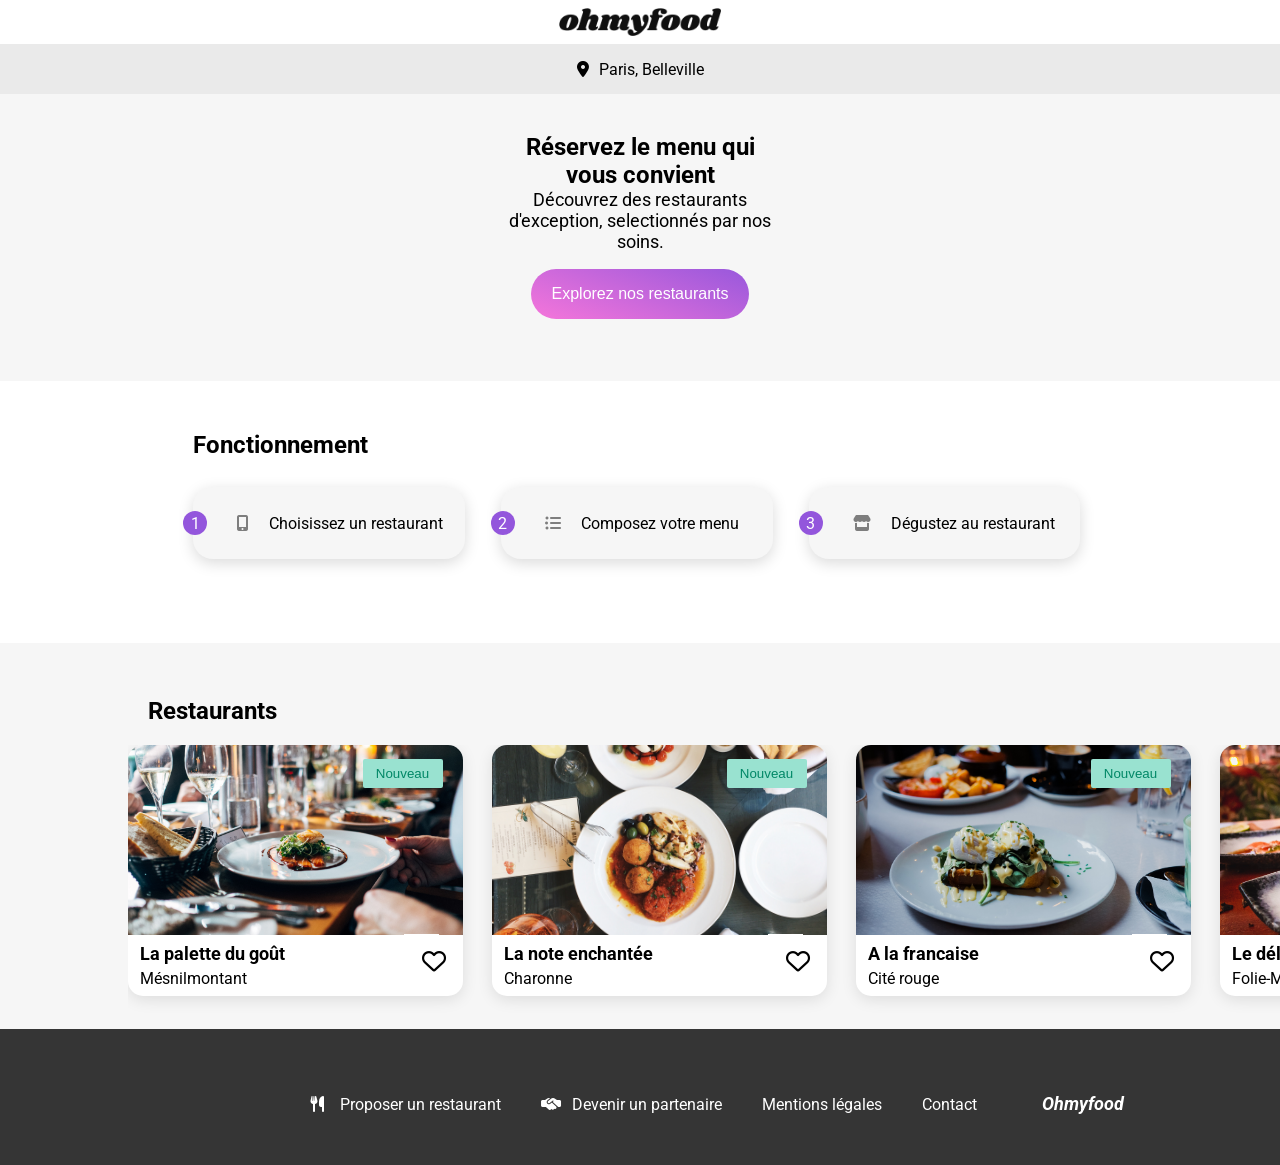
<file: index.html>
<!DOCTYPE html>
<html lang="fr">

<head>
    <meta charset="utf-8">
    <title>Homepage</title>
    <meta name="viewport" content="width=device-width, initial-scale=1.0" />
    <link href="css/style.css" rel="stylesheet">
    <link rel="stylesheet" href="https://cdnjs.cloudflare.com/ajax/libs/font-awesome/6.2.1/css/all.min.css"
        integrity="sha512-MV7K8+y+gLIBoVD59lQIYicR65iaqukzvf/nwasF0nqhPay5w/9lJmVM2hMDcnK1OnMGCdVK+iQrJ7lzPJQd1w=="
        crossorigin="anonymous" referrerpolicy="no-referrer" />
    <link rel="preconnect" href="https://fonts.googleapis.com">
    <link rel="preconnect" href="https://fonts.gstatic.com" crossorigin>
    <link
        href="https://fonts.googleapis.com/css2?family=Roboto:ital,wght@0,100;0,300;0,400;0,500;0,700;0,900;1,100;1,300;1,400;1,500;1,700;1,900&display=swap"
        rel="stylesheet">

    <link rel="preconnect" href="https://fonts.googleapis.com">
    <link rel="preconnect" href="https://fonts.gstatic.com" crossorigin>
    <link
        href="https://fonts.googleapis.com/css2?family=Roboto:ital,wght@0,100;0,300;0,400;0,500;0,700;0,900;1,100;1,300;1,400;1,500;1,700;1,900&family=Shrikhand&display=swap"
        rel="stylesheet">
</head>

<body>
    <!--    Loder    -->
    <div class="loader">
        <span class="loader-circle"></span>
    </div>


    <!--header-->
    <header>
        <div class="header-first-block header-homepage-space">
            <img class="header-picture" src="./images/logo/ohmyfood.png" alt="logo ohmyfood">
        </div>

        <div class="header-logo"><i class="fa-solid fa-location-dot"></i>
            <p>Paris, Belleville</p>
        </div>

        <section class="presentation-block-header">
            <h1> Réservez le menu qui vous convient</h1>
            <p> Découvrez des restaurants d'exception, selectionnés par nos soins.</p>
            <button class="button-presentation-block-header">Explorez nos restaurants</button>
        </section>
    </header>

    <!--Fonctionnement-->
    <section class="instruction-block">
        <h1>Fonctionnement</h1>
        <div class="card-container-instruction-block">

            <div class="card-instruction-block">
                <div class="number-instruction-block">
                    <p>1</p>
                </div>
                <i class="fa-solid fa-mobile-screen-button grey-icon"></i>
                <p>Choisissez un restaurant</p>
            </div>

            <div class="card-instruction-block">
                <div class="number-instruction-block">
                    <p>2</p>
                </div>
                <i class="fa-solid fa-list-ul grey-icon"></i>
                <p>Composez votre menu</p>
            </div>

            <div class="card-instruction-block">
                <div class="number-instruction-block">
                    <p>3</p>
                </div>
                <i class="fa-sharp fa-solid fa-store grey-icon"></i>
                <p>Dégustez au restaurant</p>
            </div>

        </div>
    </section>

    <!--Restaurant-->
    <section class="restaurant-block">
        <h1> Restaurants</h1>

        <div class="card-container-restaurant-block">


            <div class="card-restaurant-block">
                <a href="./p4-menu-la-palette-du-gout.html">
                    <img src="./images/restaurants/jay-wennington-N_Y88TWmGwA-unsplash.jpg"
                        alt="Photo restaurant La palette du goût">
                    <button class="button-restaurant-bock green-button">Nouveau</button>
                    <article class="card-text-menu">
                        <div>
                            <h2>La palette du goût</h2>
                            <p>Mésnilmontant</p>
                        </div>
                        <button class="heart-button">
                            <i class="fa-regular fa-heart heart-empty"></i>
                            <i class="fa-solid fa-heart heart-full"></i>
                        </button>
                    </article>
                </a>
            </div>

            <div class="card-restaurant-block">
                <a href="./p4-menu-la-note-enchantee.html">
                    <img src="./images/restaurants/stil-u2Lp8tXIcjw-unsplash.jpg"
                        alt="Photo restaurant La note enchantée">
                    <button class="button-restaurant-bock green-button">Nouveau</button>
                    <article class="card-text-menu">
                        <div>
                            <h2>La note enchantée</h2>
                            <p>Charonne</p>
                        </div>
                        <button class="heart-button">
                            <i class="fa-regular fa-heart heart-empty"></i>
                            <i class="fa-solid fa-heart heart-full"></i>
                        </button>
                    </article>
                </a>
            </div>

            <div class="card-restaurant-block">
                <a href="./p4-menu-a-la-francaise.html">
                    <img src="./images/restaurants/toa-heftiba-DQKerTsQwi0-unsplash.jpg"
                        alt="Photo restaurant A la francaise">
                    <button class="button-restaurant-bock green-button">Nouveau</button>
                    <article class="card-text-menu">
                        <div>
                            <h2>A la francaise</h2>
                            <p>Cité rouge</p>
                        </div>
                        <button class="heart-button">
                            <i class="fa-regular fa-heart heart-empty"></i>
                            <i class="fa-solid fa-heart heart-full"></i>
                        </button>
                    </article>
                </a>
            </div>

            <div class="card-restaurant-block">
                <a href="./p4-menu-le-delice-des-sens.html">
                    <img src="./images/restaurants/louis-hansel-shotsoflouis-qNBGVyOCY8Q-unsplash.jpg"
                        alt="Photo restaurant Le délice des sens">
                    <button class="button-restaurant-bock green-button">Nouveau</button>
                    <article class="card-text-menu">
                        <div>
                            <h2>Le délice des sens</h2>
                            <p>Folie-Méricourt</p>
                        </div>
                        <button class="heart-button">
                            <i class="fa-regular fa-heart heart-empty"></i>
                            <i class="fa-solid fa-heart heart-full"></i>
                        </button>
                    </article>
                </a>
            </div>


        </div>
    </section>

    <!--Footer-->
    <footer class="footer-container">
        <h1>Ohmyfood</h1>
        <ul class="footer-list">
            <li><a><i class="fa-solid fa-utensils"></i> Proposer un restaurant</a></li>
            <li><a><i class="fa-solid fa-handshake-simple"></i>Devenir un partenaire</a></li>
            <li><a>Mentions légales</a></li>
            <li><a>Contact</a></li>
        </ul>
    </footer>

</body>

</html>
</file>
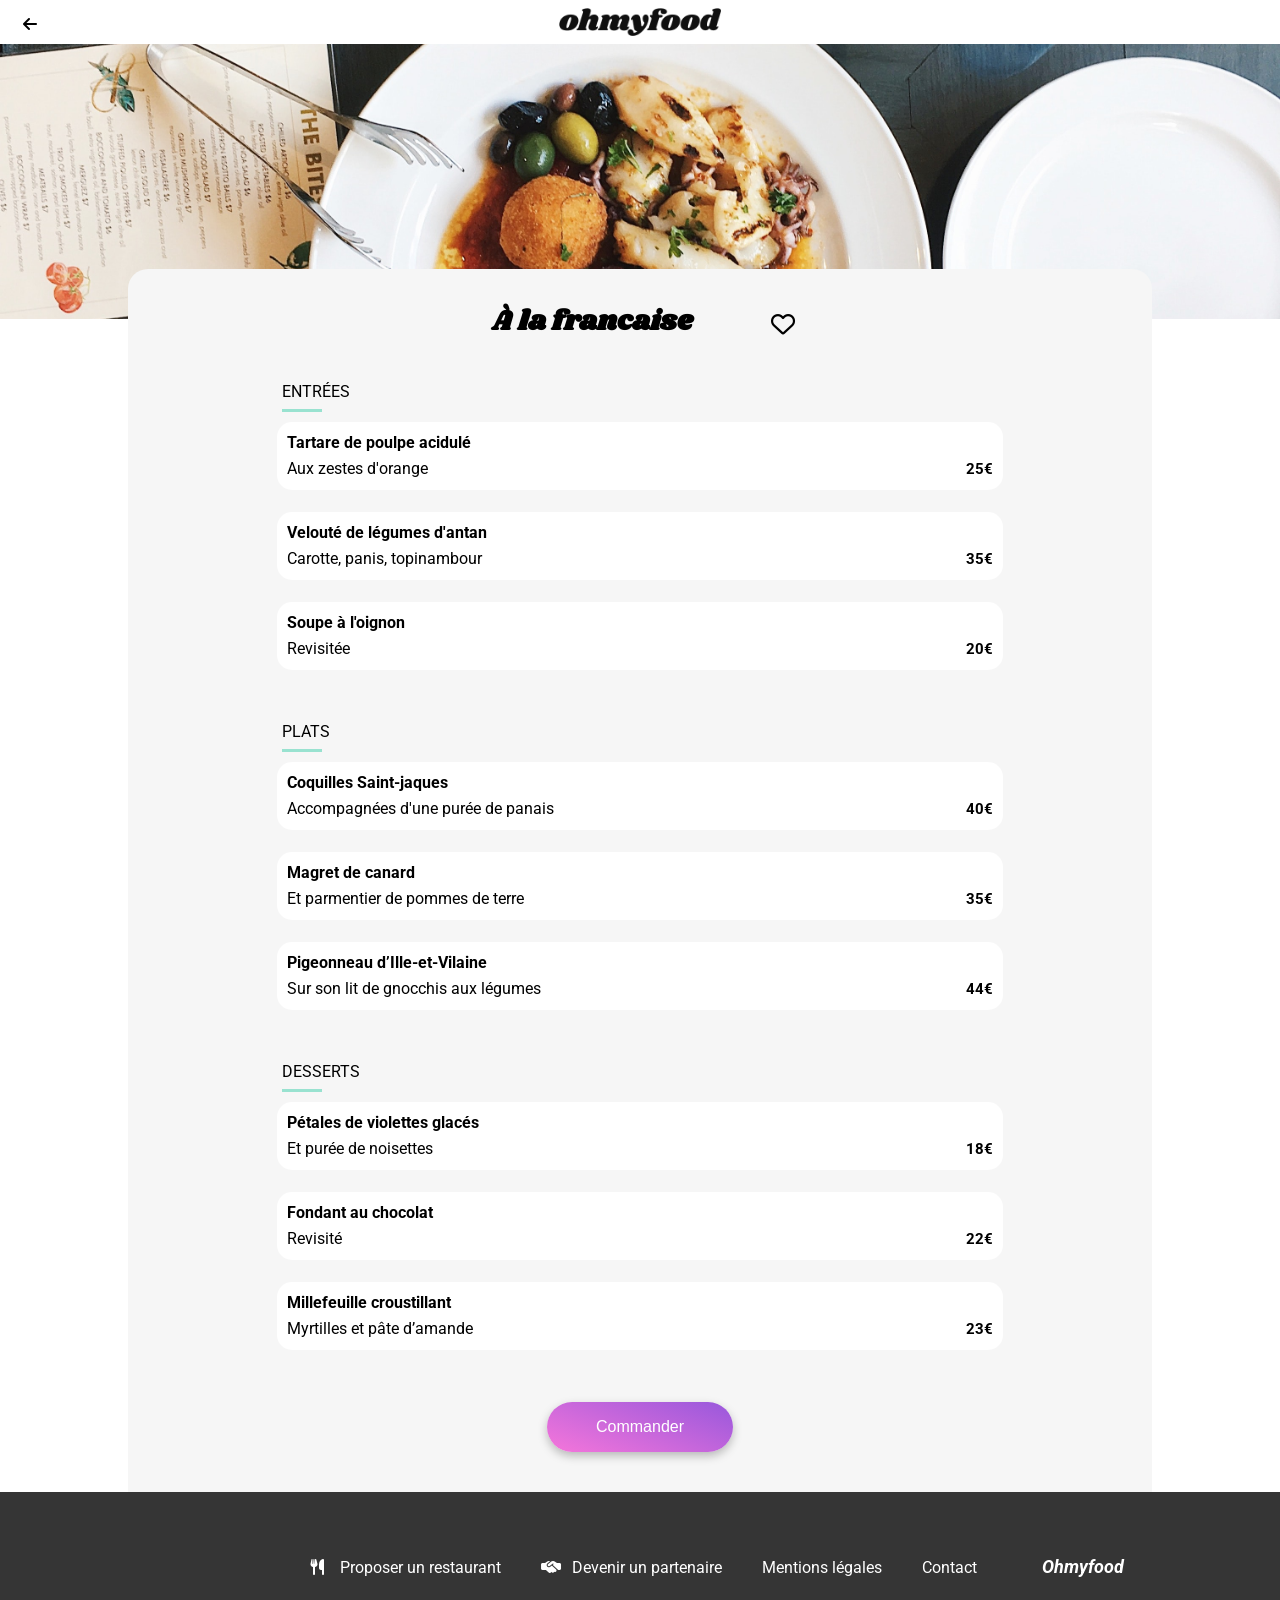
<file: p4-menu-a-la-francaise.html>
<!DOCTYPE html>
<html lang="fr">

<head>
    <meta charset="utf-8">
    <title>Menu - À la francaise</title>
    <meta name="viewport" content="width=device-width, initial-scale=1.0" />
    <link href="css/style.css" rel="stylesheet">
    <link rel="stylesheet" href="https://cdnjs.cloudflare.com/ajax/libs/font-awesome/6.2.1/css/all.min.css"
        integrity="sha512-MV7K8+y+gLIBoVD59lQIYicR65iaqukzvf/nwasF0nqhPay5w/9lJmVM2hMDcnK1OnMGCdVK+iQrJ7lzPJQd1w=="
        crossorigin="anonymous" referrerpolicy="no-referrer" />
    <link rel="preconnect" href="https://fonts.googleapis.com">
    <link rel="preconnect" href="https://fonts.gstatic.com" crossorigin>
    <link
        href="https://fonts.googleapis.com/css2?family=Raleway:ital,wght@0,100;0,200;0,300;0,400;1,100;1,200&display=swap"
        rel="stylesheet">
    <link rel="preconnect" href="https://fonts.googleapis.com">
    <link rel="preconnect" href="https://fonts.gstatic.com" crossorigin>
    <link rel="preconnect" href="https://fonts.googleapis.com">
    <link rel="preconnect" href="https://fonts.gstatic.com" crossorigin>
    <link
        href="https://fonts.googleapis.com/css2?family=Roboto:ital,wght@0,100;0,300;0,400;0,500;0,700;0,900;1,100;1,300;1,400;1,500;1,700;1,900&family=Shrikhand&display=swap"
        rel="stylesheet">
</head>

<body>

    <!--header-->
    <header class="header-menu">
        <div class="header-first-block header-homepage-space">
            <a href="./index.html" class="logo-menu">
                <i class="fa-solid fa-arrow-left"></i>
            </a>
            <img class="header-picture" src="./images/logo/ohmyfood.png" alt="Logo Ohmyfood">
        </div>
        <img class="header-picture-menu" src="./images/restaurants/stil-u2Lp8tXIcjw-unsplash.jpg"
            alt="photo restaurant La palette du gout">
    </header>


    <!--Menu-->
    <section class="bloc-menu">
        <div class="restaurant-name-menu">
            <h1>À la francaise</h1>
            <button class="heart-button">
                <i class="fa-regular fa-heart heart-empty"></i>
                <i class="fa-solid fa-heart heart-full"></i>
            </button>
        </div>


        <div class="starter-bloc-menu">
            <p class="title-bloc-menu">ENTRÉES</p>
            <div>

                <div class="card-container">
                    <article class="card-menu">
                        <div class="text-card-menu">
                            <h2>Tartare de poulpe acidulé</h2>
                            <p>Aux zestes d'orange</p>
                        </div>
                        <h3>25€</h3>
                        <div class="green-check">
                            <i class="fa-solid fa-circle-check"></i>
                        </div>
                    </article>

                    <article class="card-menu">
                        <div class="text-card-menu">
                            <h2>Velouté de légumes d'antan</h2>
                            <p>Carotte, panis, topinambour</p>
                        </div>
                        <h3>35€</h3>
                        <div class="green-check">
                            <i class="fa-solid fa-circle-check"></i>
                        </div>
                    </article>

                    <article class="card-menu">
                        <div class="text-card-menu">
                            <h2>Soupe à l'oignon</h2>
                            <p>Revisitée</p>
                        </div>
                        <h3>20€</h3>
                        <div class="green-check">
                            <i class="fa-solid fa-circle-check"></i>
                        </div>
                    </article>
                </div>
            </div>
        </div>

        <div class="maincourse-bloc-menu">
            <p class="title-bloc-menu">PLATS</p>
            <div>

                <div class="card-container">
                    <article class="card-menu">
                        <div class="text-card-menu">
                            <h2>Coquilles Saint-jaques</h2>
                            <p>Accompagnées d'une purée de panais</p>
                        </div>
                        <h3>40€</h3>
                        <div class="green-check">
                            <i class="fa-solid fa-circle-check"></i>
                        </div>
                    </article>

                    <article class="card-menu">
                        <div class="text-card-menu">
                            <h2>Magret de canard</h2>
                            <p>Et parmentier de pommes de terre</p>
                        </div>
                        <h3>35€</h3>
                        <div class="green-check">
                            <i class="fa-solid fa-circle-check"></i>
                        </div>
                    </article>

                    <article class="card-menu">
                        <div class="text-card-menu">
                            <h2>Pigeonneau d’Ille-et-Vilaine</h2>
                            <p>Sur son lit de gnocchis aux légumes</p>
                        </div>
                        <h3>44€</h3>
                        <div class="green-check">
                            <i class="fa-solid fa-circle-check"></i>
                        </div>
                    </article>
                </div>
            </div>
        </div>

        <div class="desert-bloc-menu">
            <p class="title-bloc-menu">DESSERTS</p>
            <div>

                <div class="card-container">
                    <article class="card-menu">
                        <div class="text-card-menu">
                            <h2>Pétales de violettes glacés</h2>
                            <p>Et purée de noisettes</p>
                        </div>
                        <h3>18€</h3>
                        <div class="green-check">
                            <i class="fa-solid fa-circle-check"></i>
                        </div>
                    </article>

                    <article class="card-menu">
                        <div class="text-card-menu">
                            <h2>Fondant au chocolat</h2>
                            <p>Revisité</p>
                        </div>
                        <h3>22€</h3>
                        <div class="green-check">
                            <i class="fa-solid fa-circle-check"></i>
                        </div>
                    </article>

                    <article class="card-menu">
                        <div class="text-card-menu">
                            <h2>Millefeuille croustillant</h2>
                            <p>Myrtilles et pâte d’amande</p>
                        </div>
                        <h3>23€</h3>
                        <div class="green-check">
                            <i class="fa-solid fa-circle-check"></i>
                        </div>
                    </article>
                </div>
            </div>
        </div>

        <button class="button-menu">Commander</button>

    </section>


    <!--Footer-->
    <footer class="footer-container">
        <h1>Ohmyfood</h1>
        <ul class="footer-list">
            <li><a><i class="fa-solid fa-utensils"></i> Proposer un restaurant</a></li>
            <li><a><i class="fa-solid fa-handshake-simple"></i>Devenir un partenaire</a></li>
            <li><a>Mentions légales</a></li>
            <li><a>Contact</a></li>
        </ul>
    </footer>

</body>

</html>
</file>
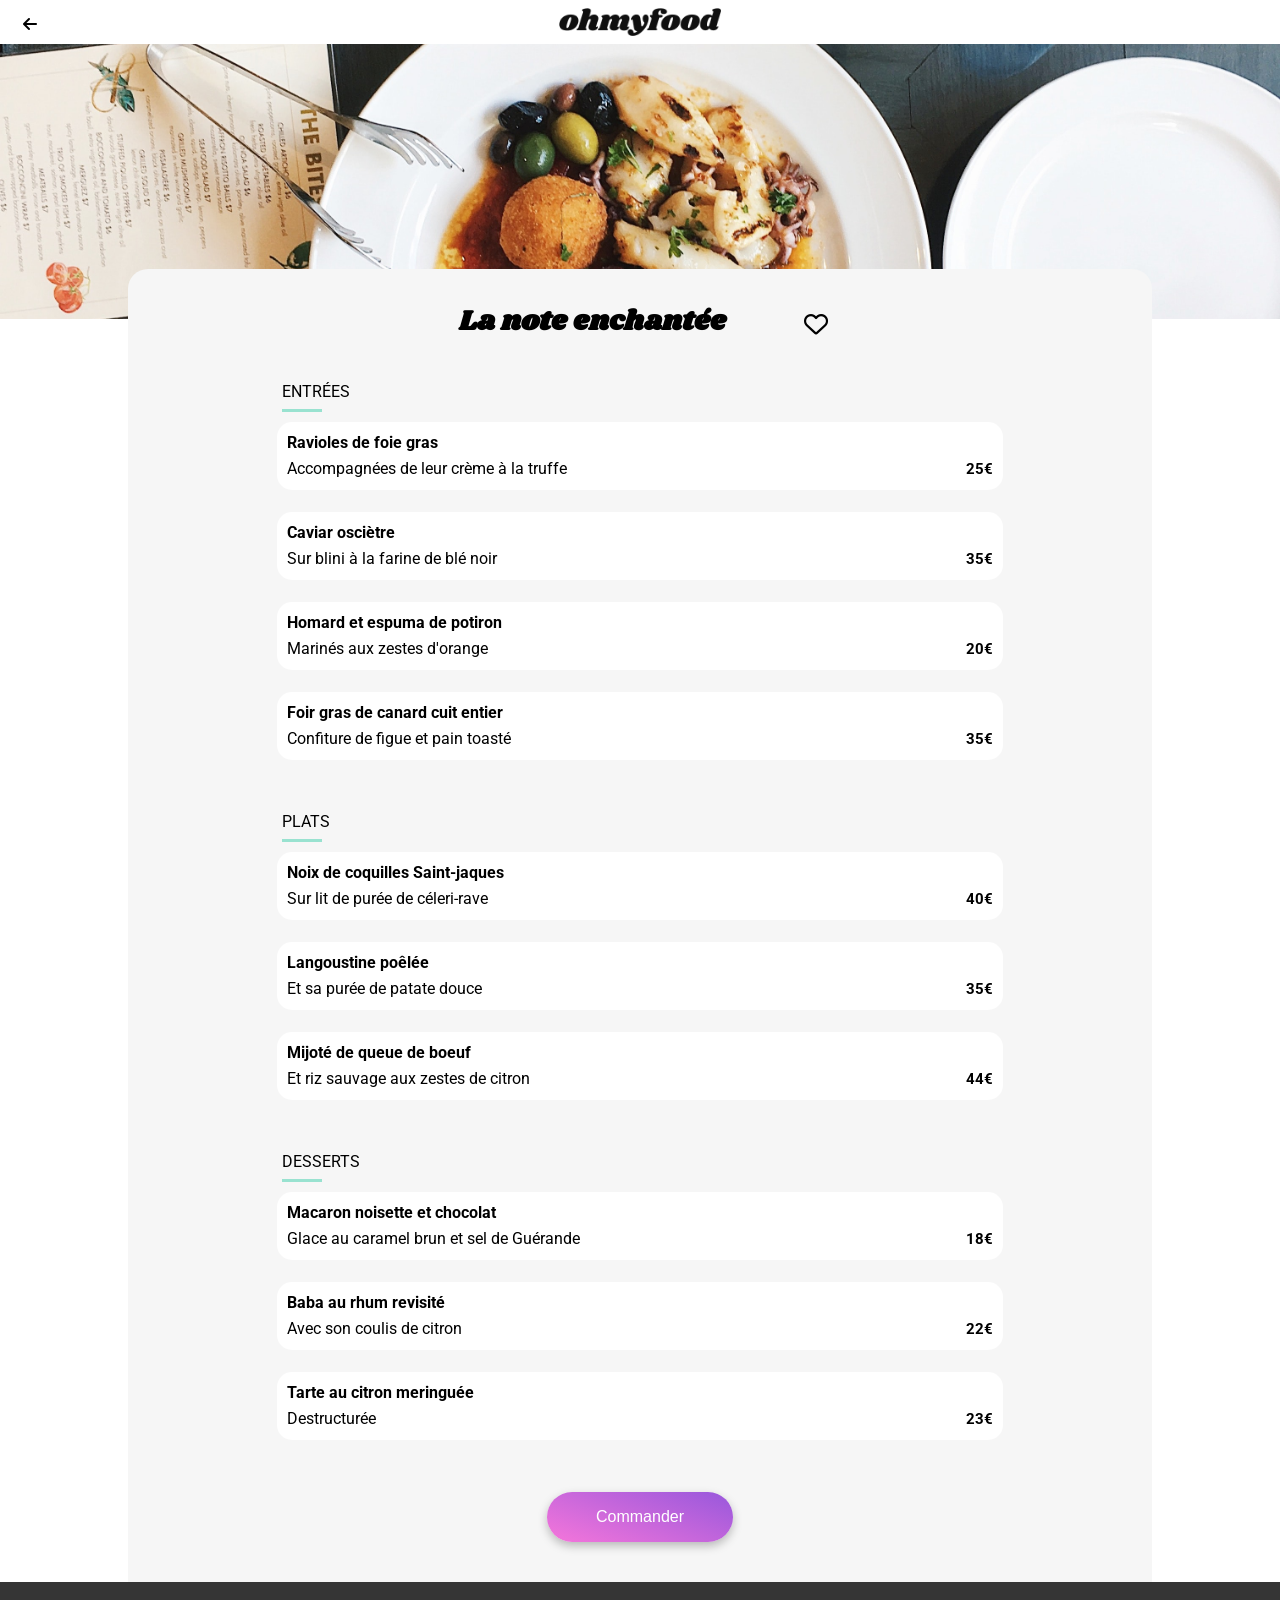
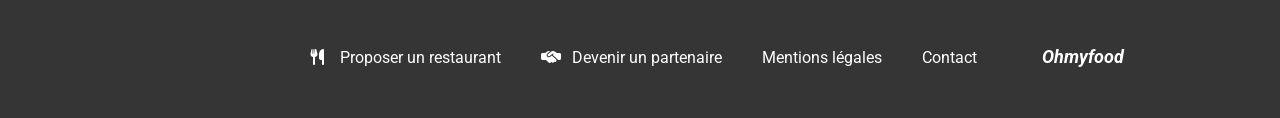
<file: p4-menu-la-note-enchantee.html>
<!DOCTYPE html>
<html lang="fr">

<head>
    <meta charset="utf-8">
    <title>Menu - La note enchantée</title>
    <meta name="viewport" content="width=device-width, initial-scale=1.0" />
    <link href="css/style.css" rel="stylesheet">
    <link rel="stylesheet" href="https://cdnjs.cloudflare.com/ajax/libs/font-awesome/6.2.1/css/all.min.css"
        integrity="sha512-MV7K8+y+gLIBoVD59lQIYicR65iaqukzvf/nwasF0nqhPay5w/9lJmVM2hMDcnK1OnMGCdVK+iQrJ7lzPJQd1w=="
        crossorigin="anonymous" referrerpolicy="no-referrer" />
    <link rel="preconnect" href="https://fonts.googleapis.com">
    <link rel="preconnect" href="https://fonts.gstatic.com" crossorigin>
    <link
        href="https://fonts.googleapis.com/css2?family=Raleway:ital,wght@0,100;0,200;0,300;0,400;1,100;1,200&display=swap"
        rel="stylesheet">
    <link rel="preconnect" href="https://fonts.googleapis.com">
    <link rel="preconnect" href="https://fonts.gstatic.com" crossorigin>
    <link rel="preconnect" href="https://fonts.googleapis.com">
    <link rel="preconnect" href="https://fonts.gstatic.com" crossorigin>
    <link
        href="https://fonts.googleapis.com/css2?family=Roboto:ital,wght@0,100;0,300;0,400;0,500;0,700;0,900;1,100;1,300;1,400;1,500;1,700;1,900&family=Shrikhand&display=swap"
        rel="stylesheet">
</head>

<body>

    <!--header-->
    <header class="header-menu">
        <div class="header-first-block header-homepage-space">
            <a href="./index.html" class="logo-menu">
                <i class="fa-solid fa-arrow-left"></i>
            </a>
            <img class="header-picture" src="./images/logo/ohmyfood.png" alt="Logo Ohmyfood">
        </div>
        <img class="header-picture-menu" src="./images/restaurants/stil-u2Lp8tXIcjw-unsplash.jpg"
            alt="photo restaurant La palette du gout">
    </header>


    <!--Menu-->
    <section class="bloc-menu">
        <div class="restaurant-name-menu">
            <h1>La note enchantée</h1>
            <button class="heart-button">
                <i class="fa-regular fa-heart heart-empty"></i>
                <i class="fa-solid fa-heart heart-full"></i>
            </button>
        </div>


        <div class="starter-bloc-menu">
            <p class="title-bloc-menu">ENTRÉES</p>
            <div>

                <div class="card-container">


                    <article class="card-menu">
                        <div class="text-card-menu">
                            <h2>Ravioles de foie gras</h2>
                            <p>Accompagnées de leur crème à la truffe</p>
                        </div>
                        <h3>25€</h3>
                        <div class="green-check">
                            <i class="fa-solid fa-circle-check"></i>
                        </div>
                    </article>

                    <article class="card-menu">
                        <div class="text-card-menu">
                            <h2>Caviar osciètre</h2>
                            <p>Sur blini à la farine de blé noir</p>
                        </div>
                        <h3>35€</h3>
                        <div class="green-check">
                            <i class="fa-solid fa-circle-check"></i>
                        </div>
                    </article>

                    <article class="card-menu">
                        <div class="text-card-menu">
                            <h2>Homard et espuma de potiron</h2>
                            <p>Marinés aux zestes d'orange</p>
                        </div>
                        <h3>20€</h3>
                        <div class="green-check">
                            <i class="fa-solid fa-circle-check"></i>
                        </div>
                    </article>

                    <article class="card-menu">
                        <div class="text-card-menu">
                            <h2>Foir gras de canard cuit entier</h2>
                            <p>Confiture de figue et pain toasté</p>
                        </div>
                        <h3>35€</h3>
                        <div class="green-check">
                            <i class="fa-solid fa-circle-check"></i>
                        </div>
                    </article>
                </div>
            </div>
        </div>

        <div class="maincourse-bloc-menu">
            <p class="title-bloc-menu">PLATS</p>
            <div>

                <div class="card-container">
                    <article class="card-menu">
                        <div class="text-card-menu">
                            <h2>Noix de coquilles Saint-jaques</h2>
                            <p>Sur lit de purée de céleri-rave</p>
                        </div>
                        <h3>40€</h3>
                        <div class="green-check">
                            <i class="fa-solid fa-circle-check"></i>
                        </div>
                    </article>

                    <article class="card-menu">
                        <div class="text-card-menu">
                            <h2>Langoustine poêlée</h2>
                            <p>Et sa purée de patate douce</p>
                        </div>
                        <h3>35€</h3>
                        <div class="green-check">
                            <i class="fa-solid fa-circle-check"></i>
                        </div>
                    </article>

                    <article class="card-menu">
                        <div class="text-card-menu">
                            <h2>Mijoté de queue de boeuf</h2>
                            <p>Et riz sauvage aux zestes de citron</p>
                        </div>
                        <h3>44€</h3>
                        <div class="green-check">
                            <i class="fa-solid fa-circle-check"></i>
                        </div>
                    </article>
                </div>
            </div>
        </div>

        <div class="desert-bloc-menu">
            <p class="title-bloc-menu">DESSERTS</p>
            <div>


                <div class="card-container">
                    <article class="card-menu">
                        <div class="text-card-menu">
                            <h2>Macaron noisette et chocolat</h2>
                            <p>Glace au caramel brun et sel de Guérande</p>
                        </div>
                        <h3>18€</h3>
                        <div class="green-check">
                            <i class="fa-solid fa-circle-check"></i>
                        </div>
                    </article>

                    <article class="card-menu">
                        <div class="text-card-menu">
                            <h2>Baba au rhum revisité</h2>
                            <p>Avec son coulis de citron</p>
                        </div>
                        <h3>22€</h3>
                        <div class="green-check">
                            <i class="fa-solid fa-circle-check"></i>
                        </div>
                    </article>

                    <article class="card-menu">
                        <div class="text-card-menu">
                            <h2>Tarte au citron meringuée</h2>
                            <p>Destructurée</p>
                        </div>
                        <h3>23€</h3>
                        <div class="green-check">
                            <i class="fa-solid fa-circle-check"></i>
                        </div>
                    </article>
                </div>
            </div>
        </div>

        <button class="button-menu">Commander</button>

    </section>


    <!--Footer-->
    <footer class="footer-container">
        <h1>Ohmyfood</h1>
        <ul class="footer-list">
            <li><a><i class="fa-solid fa-utensils"></i> Proposer un restaurant</a></li>
            <li><a><i class="fa-solid fa-handshake-simple"></i>Devenir un partenaire</a></li>
            <li><a>Mentions légales</a></li>
            <li><a>Contact</a></li>
        </ul>
    </footer>

</body>

</html>
</file>
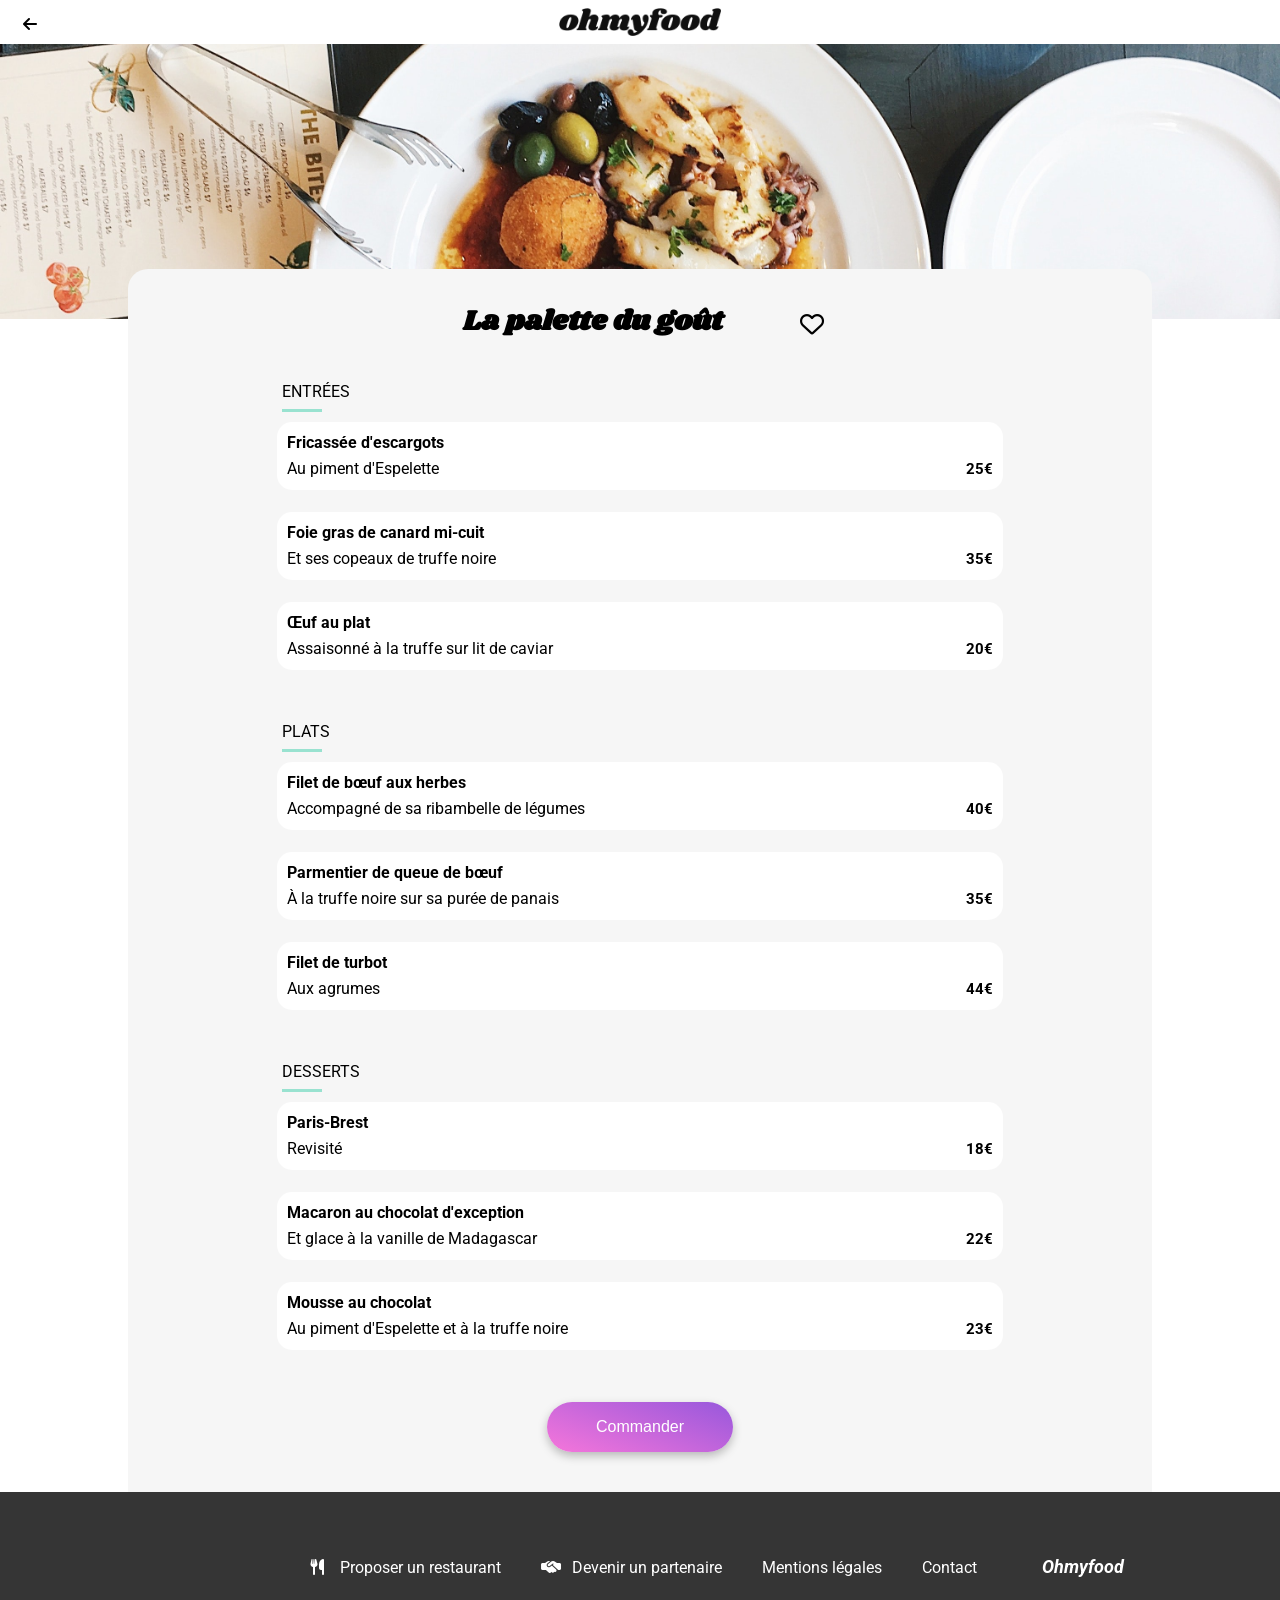
<file: p4-menu-la-palette-du-gout.html>
<!DOCTYPE html>
<html lang="fr">

<head>
    <meta charset="utf-8">
    <title>Homepage</title>
    <meta name="viewport" content="width=device-width, initial-scale=1.0" />
    <link href="css/style.css" rel="stylesheet">
    <link rel="stylesheet" href="https://cdnjs.cloudflare.com/ajax/libs/font-awesome/6.2.1/css/all.min.css"
        integrity="sha512-MV7K8+y+gLIBoVD59lQIYicR65iaqukzvf/nwasF0nqhPay5w/9lJmVM2hMDcnK1OnMGCdVK+iQrJ7lzPJQd1w=="
        crossorigin="anonymous" referrerpolicy="no-referrer" />
    <link rel="preconnect" href="https://fonts.googleapis.com">
    <link rel="preconnect" href="https://fonts.gstatic.com" crossorigin>
    <link
        href="https://fonts.googleapis.com/css2?family=Roboto:ital,wght@0,100;0,300;0,400;0,500;0,700;0,900;1,100;1,300;1,400;1,500;1,700;1,900&display=swap"
        rel="stylesheet">

    <link rel="preconnect" href="https://fonts.googleapis.com">
    <link rel="preconnect" href="https://fonts.gstatic.com" crossorigin>
    <link
        href="https://fonts.googleapis.com/css2?family=Roboto:ital,wght@0,100;0,300;0,400;0,500;0,700;0,900;1,100;1,300;1,400;1,500;1,700;1,900&family=Shrikhand&display=swap"
        rel="stylesheet">
</head>

<body>

    <!--header-->
    <header class="header-menu">
        <div class="header-first-block header-homepage-space">
            <a href="./index.html" class="logo-menu">
                <i class="fa-solid fa-arrow-left"></i>
            </a>
            <img class="header-picture" src="./images/logo/ohmyfood.png" alt="Logo Ohmyfood">
        </div>
        <img class="header-picture-menu" src="./images/restaurants/stil-u2Lp8tXIcjw-unsplash.jpg"
            alt="photo restaurant La palette du gout">
    </header>


    <!--Menu-->
    <section class="bloc-menu">
        <div class="restaurant-name-menu">
            <h1> La palette du goût</h1>
            <button class="heart-button">
                <i class="fa-regular fa-heart heart-empty"></i>
                <i class="fa-solid fa-heart heart-full"></i>
            </button>
        </div>


        <div class="starter-bloc-menu">
            <p class="title-bloc-menu">ENTRÉES</p>



            <div class="card-container">


                <article class="card-menu">
                    <div class="text-card-menu">
                        <h2>Fricassée d'escargots</h2>
                        <p>Au piment d'Espelette </p>
                    </div>
                    <h3>25€</h3>
                    <div class="green-check">
                        <i class="fa-solid fa-circle-check"></i>
                    </div>
                </article>


                <article class="card-menu">
                    <div class="text-card-menu">
                        <h2>Foie gras de canard mi-cuit</h2>
                        <p>Et ses copeaux de truffe noire</p>
                    </div>
                    <h3>35€</h3>
                    <div class="green-check">
                        <i class="fa-solid fa-circle-check"></i>
                    </div>
                </article>


                <article class="card-menu">
                    <div class="text-card-menu">
                        <h2>Œuf au plat</h2>
                        <p>Assaisonné à la truffe sur lit de caviar</p>
                    </div>
                    <h3>20€</h3>
                    <div class="green-check">
                        <i class="fa-solid fa-circle-check"></i>
                    </div>
                </article>


            </div>
        </div>




        <div class="maincourse-bloc-menu">
            <p class="title-bloc-menu">PLATS</p>
            <div>

                <div class="card-container">


                    <article class="card-menu">
                        <div class="text-card-menu">
                            <h2>Filet de bœuf aux herbes</h2>
                            <p>Accompagné de sa ribambelle de légumes</p>
                        </div>
                        <h3>40€</h3>
                        <div class="green-check">
                            <i class="fa-solid fa-circle-check"></i>
                        </div>

                    </article>

                    <article class="card-menu">
                        <div class="text-card-menu">
                            <h2>Parmentier de queue de bœuf</h2>
                            <p>À la truffe noire sur sa purée de panais</p>
                        </div>
                        <h3>35€</h3>
                        <div class="green-check">
                            <i class="fa-solid fa-circle-check"></i>
                        </div>
                    </article>

                    <article class="card-menu">
                        <div class="text-card-menu">
                            <h2>Filet de turbot</h2>
                            <p>Aux agrumes</p>
                        </div>
                        <h3>44€</h3>
                        <div class="green-check">
                            <i class="fa-solid fa-circle-check"></i>
                        </div>
                    </article>
                </div>
            </div>
        </div>

        <div class="desert-bloc-menu">
            <p class="title-bloc-menu">DESSERTS</p>
            <div>

                <div class="card-container">

                    <article class="card-menu">
                        <div class="text-card-menu">
                            <h2>Paris-Brest</h2>
                            <p>Revisité</p>
                        </div>
                        <h3>18€</h3>
                        <div class="green-check">
                            <i class="fa-solid fa-circle-check"></i>
                        </div>
                    </article>

                    <article class="card-menu">
                        <div class="text-card-menu">
                            <h2>Macaron au chocolat d'exception</h2>
                            <p>Et glace à la vanille de Madagascar</p>
                        </div>
                        <h3>22€</h3>
                        <div class="green-check">
                            <i class="fa-solid fa-circle-check"></i>
                        </div>
                    </article>

                    <article class="card-menu">
                        <div class="text-card-menu">
                            <h2>Mousse au chocolat</h2>
                            <p>Au piment d'Espelette et à la truffe noire</p>
                        </div>
                        <h3>23€</h3>
                        <div class="green-check">
                            <i class="fa-solid fa-circle-check"></i>
                        </div>
                    </article>
                </div>
            </div>
        </div>

        <button class="button-menu">Commander</button>

    </section>


    <!--Footer-->
    <footer class="footer-container">
        <h1>Ohmyfood</h1>
        <ul class="footer-list">
            <li><a><i class="fa-solid fa-utensils"></i> Proposer un restaurant</a></li>
            <li><a><i class="fa-solid fa-handshake-simple"></i>Devenir un partenaire</a></li>
            <li><a>Mentions légales</a></li>
            <li><a>Contact</a></li>
        </ul>
    </footer>

</body>

</html>
</file>
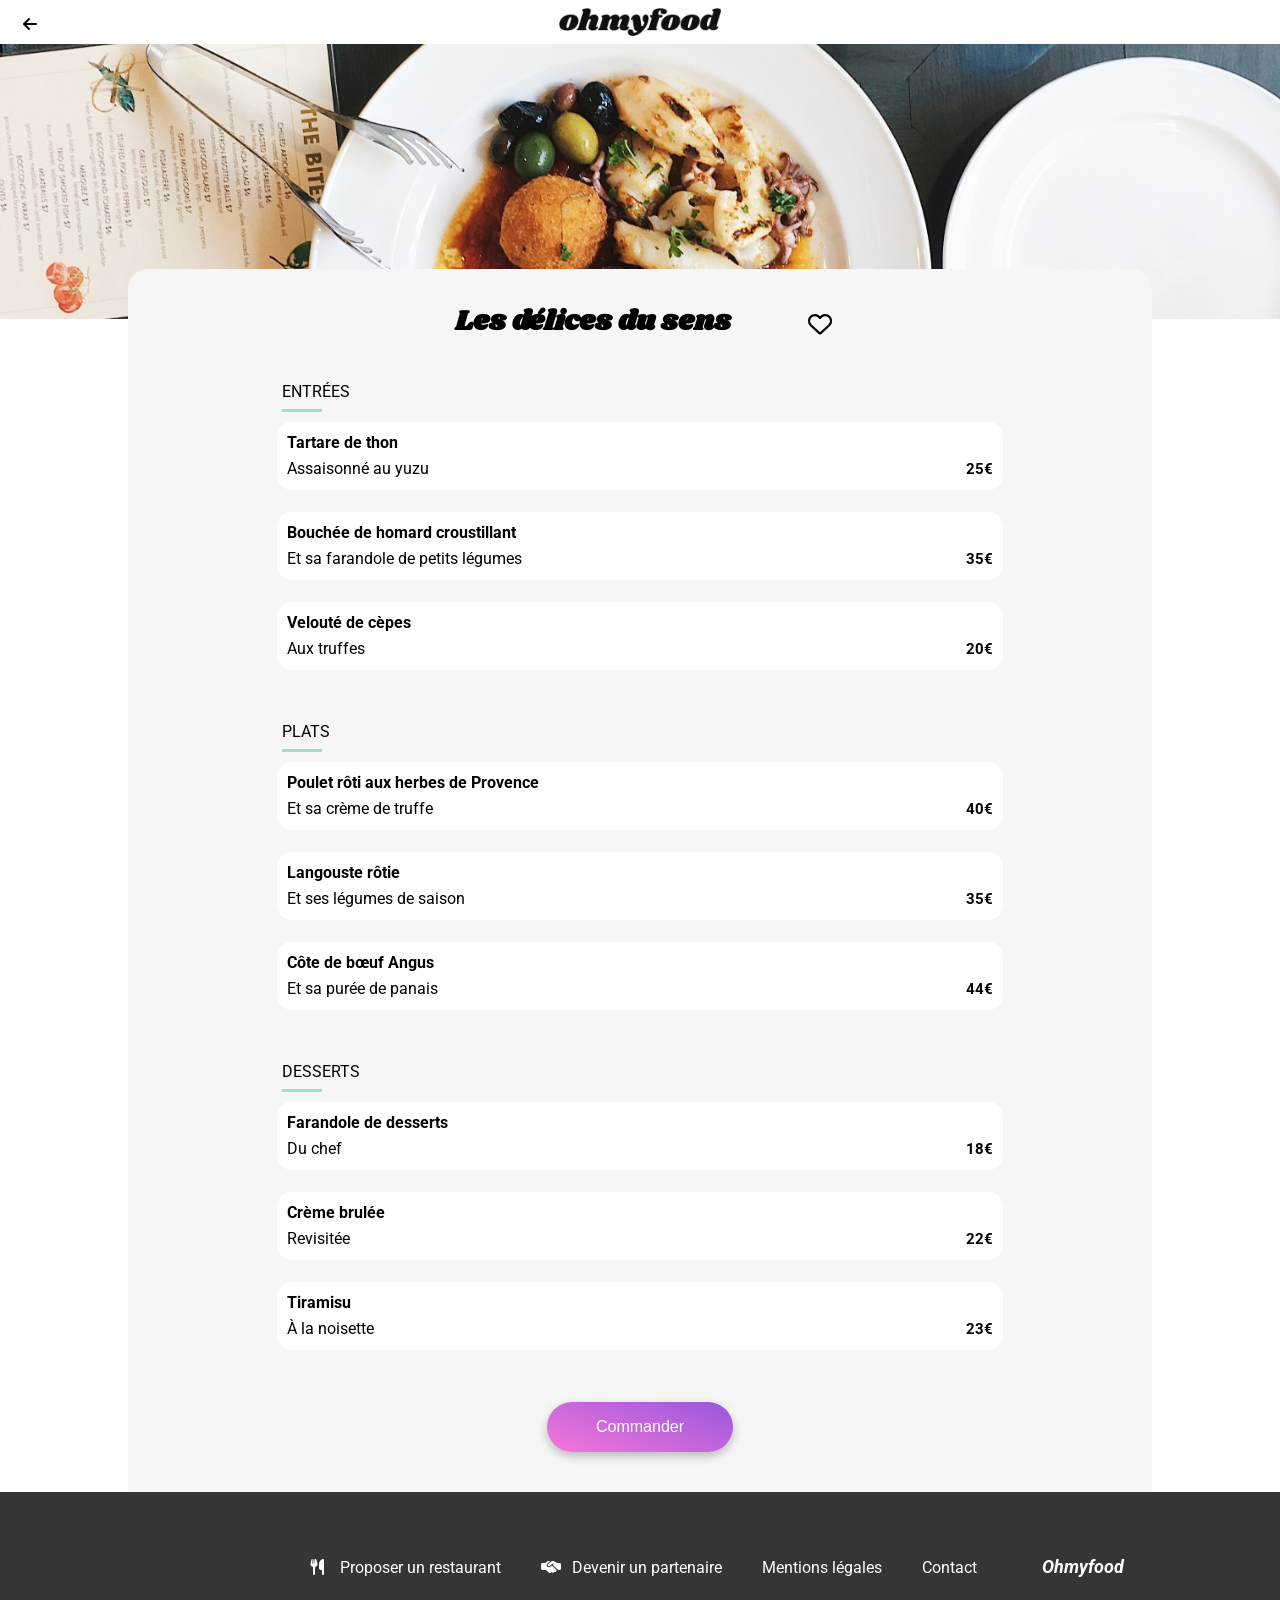
<file: p4-menu-le-delice-des-sens.html>
<!DOCTYPE html>
<html lang="fr">

<head>
    <meta charset="utf-8">
    <title>Homepage</title>
    <meta name="viewport" content="width=device-width, initial-scale=1.0" />
    <link href="css/style.css" rel="stylesheet">
    <link rel="stylesheet" href="https://cdnjs.cloudflare.com/ajax/libs/font-awesome/6.2.1/css/all.min.css"
        integrity="sha512-MV7K8+y+gLIBoVD59lQIYicR65iaqukzvf/nwasF0nqhPay5w/9lJmVM2hMDcnK1OnMGCdVK+iQrJ7lzPJQd1w=="
        crossorigin="anonymous" referrerpolicy="no-referrer" />
    <link rel="preconnect" href="https://fonts.googleapis.com">
    <link rel="preconnect" href="https://fonts.gstatic.com" crossorigin>
    <link
        href="https://fonts.googleapis.com/css2?family=Roboto:ital,wght@0,100;0,300;0,400;0,500;0,700;0,900;1,100;1,300;1,400;1,500;1,700;1,900&display=swap"
        rel="stylesheet">

    <link rel="preconnect" href="https://fonts.googleapis.com">
    <link rel="preconnect" href="https://fonts.gstatic.com" crossorigin>
    <link
        href="https://fonts.googleapis.com/css2?family=Roboto:ital,wght@0,100;0,300;0,400;0,500;0,700;0,900;1,100;1,300;1,400;1,500;1,700;1,900&family=Shrikhand&display=swap"
        rel="stylesheet">
</head>

<body>

    <!--header-->
    <header class="header-menu">
        <div class="header-first-block header-homepage-space">
            <a href="./index.html" class="logo-menu">
                <i class="fa-solid fa-arrow-left"></i>
            </a>
            <img class="header-picture" src="./images/logo/ohmyfood.png" alt="Logo Ohmyfood">
        </div>
        <img class="header-picture-menu" src="./images/restaurants/stil-u2Lp8tXIcjw-unsplash.jpg"
            alt="photo restaurant La palette du gout">
    </header>


    <!--Menu-->
    <section class="bloc-menu">
        <div class="restaurant-name-menu">
            <h1> Les délices du sens</h1>
            <button class="heart-button">
                <i class="fa-regular fa-heart heart-empty"></i>
                <i class="fa-solid fa-heart heart-full"></i>
            </button>
        </div>


        <div class="starter-bloc-menu">
            <p class="title-bloc-menu">ENTRÉES</p>
            <div>

                <div class="card-container">


                    <article class="card-menu">
                        <div class="text-card-menu">
                            <h2>Tartare de thon</h2>
                            <p>Assaisonné au yuzu</p>
                        </div>
                        <h3>25€</h3>
                        <div class="green-check">
                            <i class="fa-solid fa-circle-check"></i>
                        </div>
                    </article>

                    <article class="card-menu">
                        <div class="text-card-menu">
                            <h2>Bouchée de homard croustillant</h2>
                            <p>Et sa farandole de petits légumes</p>
                        </div>
                        <h3>35€</h3>
                        <div class="green-check">
                            <i class="fa-solid fa-circle-check"></i>
                        </div>
                    </article>

                    <article class="card-menu">
                        <div class="text-card-menu">
                            <h2>Velouté de cèpes</h2>
                            <p>Aux truffes</p>
                        </div>
                        <h3>20€</h3>
                        <div class="green-check">
                            <i class="fa-solid fa-circle-check"></i>
                        </div>
                    </article>
                </div>
            </div>
        </div>

        <div class="maincourse-bloc-menu">
            <p class="title-bloc-menu">PLATS</p>
            <div>

                <div class="card-container">
                    <article class="card-menu">
                        <div class="text-card-menu">
                            <h2>Poulet rôti aux herbes de Provence</h2>
                            <p>Et sa crème de truffe</p>
                        </div>
                        <h3>40€</h3>
                        <div class="green-check">
                            <i class="fa-solid fa-circle-check"></i>
                        </div>
                    </article>

                    <article class="card-menu">
                        <div class="text-card-menu">
                            <h2>Langouste rôtie</h2>
                            <p>Et ses légumes de saison</p>
                        </div>
                        <h3>35€</h3>
                        <div class="green-check">
                            <i class="fa-solid fa-circle-check"></i>
                        </div>
                    </article>

                    <article class="card-menu">
                        <div class="text-card-menu">
                            <h2>Côte de bœuf Angus</h2>
                            <p>Et sa purée de panais</p>
                        </div>
                        <h3>44€</h3>
                        <div class="green-check">
                            <i class="fa-solid fa-circle-check"></i>
                        </div>
                    </article>
                </div>
            </div>
        </div>

        <div class="desert-bloc-menu">
            <p class="title-bloc-menu">DESSERTS</p>
            <div>

                <div class="card-container">
                    <article class="card-menu">
                        <div class="text-card-menu">
                            <h2>Farandole de desserts</h2>
                            <p>Du chef</p>
                        </div>
                        <h3>18€</h3>
                        <div class="green-check">
                            <i class="fa-solid fa-circle-check"></i>
                        </div>
                    </article>

                    <article class="card-menu">
                        <div class="text-card-menu">
                            <h2>Crème brulée</h2>
                            <p>Revisitée</p>
                        </div>
                        <h3>22€</h3>
                        <div class="green-check">
                            <i class="fa-solid fa-circle-check"></i>
                        </div>
                    </article>

                    <article class="card-menu">
                        <div class="text-card-menu">
                            <h2>Tiramisu</h2>
                            <p>À la noisette</p>
                        </div>
                        <h3>23€</h3>
                        <div class="green-check">
                            <i class="fa-solid fa-circle-check"></i>
                        </div>
                    </article>
                </div>
            </div>
        </div>

        <button class="button-menu">Commander</button>

    </section>


    <!--Footer-->
    <footer class="footer-container">
        <h1>Ohmyfood</h1>
        <ul class="footer-list">
            <li><a><i class="fa-solid fa-utensils"></i> Proposer un restaurant</a></li>
            <li><a><i class="fa-solid fa-handshake-simple"></i>Devenir un partenaire</a></li>
            <li><a>Mentions légales</a></li>
            <li><a>Contact</a></li>
        </ul>
    </footer>

</body>

</html>
</file>
<file: css/style.css>
body {
    font-family: 'Roboto', sans-serif;
    width: 100%;
    overflow-x: hidden;
}

* {
    margin: 0;
    padding: 0;
}

:root {
    --color-primary: #9356DC;
    --color-secondary: #FFFFFF;
    --color-tertiary: #F6F6F6;
}

body {
    margin: 0;
    width: 100%;
}

a {
    text-decoration: none;
    color: black;
}

.grey-icon {
    color: #7E7E7E;
}

.green-button {
    color: #008766;
    background-color: #99E2D0;
    border-style: none;
}

img {
    object-fit: cover;
}

.heart-button {
    border-style: none;
    height: 30px;
    width: 35px;
    font-size: 24px;
    margin-bottom: 15px;
    overflow: hidden;
    transition-duration: 1.2s;
}




/*header*/
header {
    background-color: var(--color-secondary);
    display: flex;
    flex-direction: column;
    width: 100%;
}

.header-first-block {
    min-width: 375px;
    width: 100%;
    box-shadow: 0px 2px 4px 0px #00000026;
}

.header-homepage-space {
    display: flex;
    justify-content: center;
    align-items: center;
}

.header-menu-space {
    display: flex;
    align-items: center;
}

.header-picture {
    height: 44px;
    width: 162px;
    object-fit: contain;
}

.header-logo {
    height: 50px;
    min-width: 375px;
    width: 100%;
    background-color: #EAEAEA;
    display: flex;
    flex-direction: row;
    align-items: center;
    justify-content: center;
}

.header-logo i {
    margin-right: 10px;
}

.presentation-block-header {
    background-color: var(--color-tertiary);
    height: 287px;
    min-width: 375px;
    width: 100%;
    display: flex;
    flex-direction: column;
    align-items: center;
}

.button-presentation-block-header {
    display: flex;
    justify-content: center;
    align-items: center;
    height: 50px;
    width: 218px;
    border-radius: 25px;
    background: linear-gradient(200.64deg, #9356DC -5.2%, #FF79DA 110.74%);
    color: var(--color-secondary);
    border-style: none;
    font-size: 16px;
    margin-top: 17px;
    transition: all 0.7s ease;
}

.button-presentation-block-header:hover {
    opacity: 0.80;
    box-shadow: 0px 5px 15px 0px #00000040;
}

.presentation-block-header h1 {
    width: 230px;
    font-size: 24px;
    display: flex;
    justify-content: center;
    text-align: center;
    margin-top: 39px;
}

.presentation-block-header p {
    width: 290px;
    text-align: center;
    font-size: 18px;
    margin-top: 0;
}

/*Fonctionnement*/
.instruction-block {
    height: 440px;
    min-width: 375px;
    width: 100%;
}

.instruction-block h1 {
    margin: 0;
    padding-top: 20px;
    padding-left: 20px;
}

.card-container-instruction-block {
    display: flex;
    flex-direction: column;
    width: 100%;
    align-items: center;
}

.card-instruction-block {
    height: 72px;
    width: 90%;
    left: 32px;
    border-radius: 20px;
    background-color: var(--color-tertiary);
    box-shadow: 0px 4px 15px 0px #00000026;
    margin-bottom: 25px;
    margin-top: 26px;
    display: flex;
    flex-direction: row;
    align-items: center;
    transition: all 0.8s ease;
}

.card-instruction-block:hover {
    background-color: #F5EDFF;
}

.card-instruction-block i {
    padding-right: 20px;
    padding-left: 20px;
}

.card-instruction-block:hover i {
    color: var(--color-primary);
}

.number-instruction-block {
    background: var(--color-primary);
    width: 24px;
    height: 24px;
    border-radius: 50%;
    color: #ffffff;
    display: flex;
    align-items: center;
    justify-content: center;
    position: relative;
    right: 10px;
}

/*Restaurant*/
.restaurant-block {
    background-color: var(--color-tertiary);
    min-width: 375px;
    width: 100%;
    padding-bottom: 40px;
}

.restaurant-block h1 {
    padding-top: 54px;
    padding-left: 20px;
    padding-bottom: 20px;
    font-family: 'Roboto', sans-serif;
}

.card-container-restaurant-block {
    display: flex;
    /*flex-direction: column;*/
    flex-wrap: wrap;
    justify-content: center;
    align-items: center;
}

.card-restaurant-block {
    background-color: var(--color-secondary);
    box-shadow: 0px 4px 15px 0px #0000001A;
    height: 251px;
    width: 90%;
    border-radius: 15px;
    overflow: hidden;
    margin-bottom: 20px;
    box-sizing: border-box;
}

.button-restaurant-bock {
    position: relative;
    bottom: 180px;
    left: 75%;
    height: 29px;
    width: 80px;
    border-radius: 2px;
}

.card-restaurant-block img {
    width: 100%;
    height: 190px;

}

.card-restaurant-block h2 {
    font-size: 18px;
    margin: 0;
}

.heart-empty {
    position: absolute;
    opacity: 1;
    transition: all 1s;
}



.heart-full {
    position: absolute;
    opacity: 0;
    transition-property: all;
    transition-duration: 1s;
    -webkit-background-clip: text;
    -webkit-text-fill-color: transparent;
    background-image: linear-gradient(200.64deg, #9356DC -5.2%, #FF79DA 110.74%);
}

.heart-button:hover .heart-full {
    opacity: 1;
}

.heart-button:hover .heart-empty {
    opacity: 0;
}



.card-text-menu {
    margin-top: -25px;
    height: 70px;
    margin-left: 12px;
    margin-right: 24px;
    display: flex;
    flex-direction: row;
    justify-content: space-between;
    position: relative;
}

.card-text-menu p {
    margin-top: 5px;
}

.card-text-menu .heart-button {
    background-color: var(--color-secondary);
    margin-top: -9px;
}





/*Footer*/
.footer-container {
    height: 180px;
    min-width: 375px;
    width: 100%;
    background-color: #353535;
    color: var(--color-secondary);
    padding-top: 22px;
    margin-top: -50px;
}

.footer-container h1 {
    font-style: italic;
    font-size: 18px;
    margin-left: 25px;
    margin-bottom: 30px;
}

.footer-container a {
    text-decoration: none;
    color: var(--color-secondary);
}

.footer-container i {
    margin-right: 11px;
}

.footer-container li {
    list-style-type: none;
    margin-bottom: 7px;
}

.footer-list {
    padding-left: 25px;
}








/*Page-Menu*/

/*Header*/
.header-menu {
    min-width: 375px;
    width: 100%;
}

.logo-menu {
    background-color: var(--color-secondary);
    border: none;
    position: absolute;
    left: 23px;
    top: 15px;
}

.header-picture-menu {
    min-width: 375px;
    height: 275px;
}

/*Menu*/
.bloc-menu {
    background-color: var(--color-tertiary);
    border-radius: 20px 20px 0 0;
    display: flex;
    align-items: center;
    flex-direction: column;
    position: relative;
    bottom: 50px;
    min-width: 375px;
    width: 100%;
    transition-delay: 150ms;
}

.restaurant-name-menu {
    display: flex;
    justify-content: center;
    align-items: flex-end;
}

.restaurant-name-menu h1 {
    margin-right: 60px;
    font-size: 28px;
    margin-bottom: 0;
    margin-top: 32px;
    font-family: 'Shrikhand', cursive;
}

.restaurant-name-menu p {
    font-size: 24px;
}

.restaurant-name-menu .heart-button {
    background-color: var(--color-tertiary);
}

.starter-bloc-menu {
    width: 100%;
    display: flex;
    flex-direction: column;
}

.maincourse-bloc-menu {
    width: 100%;
    min-width: 375px;
    transition-delay: 2s;
    transition-property: margin-top;
}

.desert-bloc-menu {
    width: 100%;
}

.title-bloc-menu {
    border-bottom: 3px solid #99E2D0;
    width: 40px;
    height: 27px;
    margin-top: 40px;
    margin-left: 17px;
}

.card-container {
    display: flex;
    flex-direction: column;
    align-items: center;
}

.card-menu {
    width: 90%;
    height: 68px;
    display: flex;
    align-items: flex-end;
    justify-content: flex-start;
    background-color: var(--color-secondary);
    border-radius: 15px;
    margin-top: 10px;
    padding-left: 10px;
    animation: cardslide 2.2s ease;
}

@keyframes cardslide {
    0% {
        opacity: 0;
    }


    100% {
        opacity: 1;
    }
}

.card-menu h2 {
    font-size: 16px;
    margin-top: 0;
    margin-bottom: 7px;
}

.card-menu h3 {
    font-size: 15px;
    padding-right: 10px;
    padding-bottom: 12px;
}


.text-card-menu {
    margin-bottom: 12px;
    width: calc(100% - 34px);
    transition: all 1.5s ease;
}

.text-card-menu p {
    overflow: hidden;
    white-space: nowrap;
    text-overflow: ellipsis;
}

.text-card-menu h2 {
    overflow: hidden;
    white-space: nowrap;
    text-overflow: ellipsis;
}

.green-check {
    background-color: #99E2D0;
    height: 69px;
    width: 0;
    border-radius: 0 19px 19px 0;
    transition: width 1.5s ease;
    align-items: center;
    justify-content: center;
    display: flex;
}

.green-check i {
    color: transparent;
    padding: 1%;
}

.card-menu:hover i {
    color: var(--color-secondary);
}

.card-menu:hover .green-check {
    width: 40%;
}

.card-menu:hover .text-card-menu {
    width: 60%;
}

.button-menu {
    height: 50px;
    width: 186px;
    border-radius: 25px;
    font-size: 16px;
    color: var(--color-secondary);
    background: linear-gradient(200.64deg, #9356DC -5.2%, #FF79DA 110.74%);
    border: none;
    box-shadow: 0px 4px 10px 0px #00000040;
    margin-top: 40px;
    margin-bottom: 40px;
    transition: all 1s ease;

}

.button-menu:hover {
    opacity: 0.80;
    box-shadow: 0px 5px 15px 0px #00000040;
}











@media only screen and (min-width: 850px) {

    /*Header*/


    /*Instruction*/
    .instruction-block {
        width: 100%;
        height: 262px;
        box-sizing: border-box;
        display: flex;
        flex-direction: column;
        padding-left: 193px;
        ;
    }

    .instruction-block h1 {
        height: 30px;
        padding-left: 0;
        padding-top: 50px;
    }

    .card-container-instruction-block {
        display: flex;
        flex-direction: row;
        width: 100%;
    }

    .card-instruction-block {
        height: 72px;
        width: 25%;
        margin-right: 36px;
    }




    /*Restaurant*/

    .restaurant-block {
        height: 436px;
        width: 100%;
        padding-left: 10%;
        box-sizing: border-box;
    }

    .card-restaurant-block {
        height: 251px;
        min-width: 335px;
        margin-right: 29px;
        transition: width 1s;
    }



    .card-container-restaurant-block {
        display: flex;
        flex-wrap: nowrap;
        overflow-x: scroll;
        justify-content: flex-start;
        width: 100%;
        margin: auto;
    }

    .button-restaurant-bock {
        left: 70%;
    }

    /*Footer*/

    .footer-container {
        display: flex;
        flex-direction: row-reverse;
        align-items: center;
        justify-content: center;
        height: 114px;
        width: 100%;

    }

    .footer-container h1 {
        margin-bottom: 10px;
    }

    .footer-list {
        display: flex;
        flex-direction: row;
        margin-left: 130px;
    }

    .footer-list a {
        margin-right: 40px;
    }





    /*PAGE MENU*/

    .bloc-menu {
        width: 80%;
        margin-left: 10%;
    }

    .title-bloc-menu {
        margin-left: 15%;
    }

    .card-menu {
        width: 70%;
        margin-bottom: 12px;
    }
}



.loader {
    display: flex;
    align-items: center;
    justify-content: center;
    width: 100vw;
    height: 100vh;
    background-color: #afe0e2;
    opacity: 1;
    position: fixed;
    animation: background-leave 3s forwards;
    animation-delay: 2s;
    z-index: 5;
}


.loader-circle {
    height: 120px;
    width: 120px;
    border: 6px solid;
    border-color: white transparent white transparent;
    border-radius: 50%;
    animation: spin 3s forwards;
}

@keyframes spin {
    from {
        transform: rotate(0deg);
    }

    to {
        transform: rotate(360deg);
    }
}

@keyframes background-leave {

    0% {
        opacity: 1;

    }

    99% {
        opacity: 0;
    }

    100% {
        opacity: 0;
        z-index: -1;
    }
}
</file>
